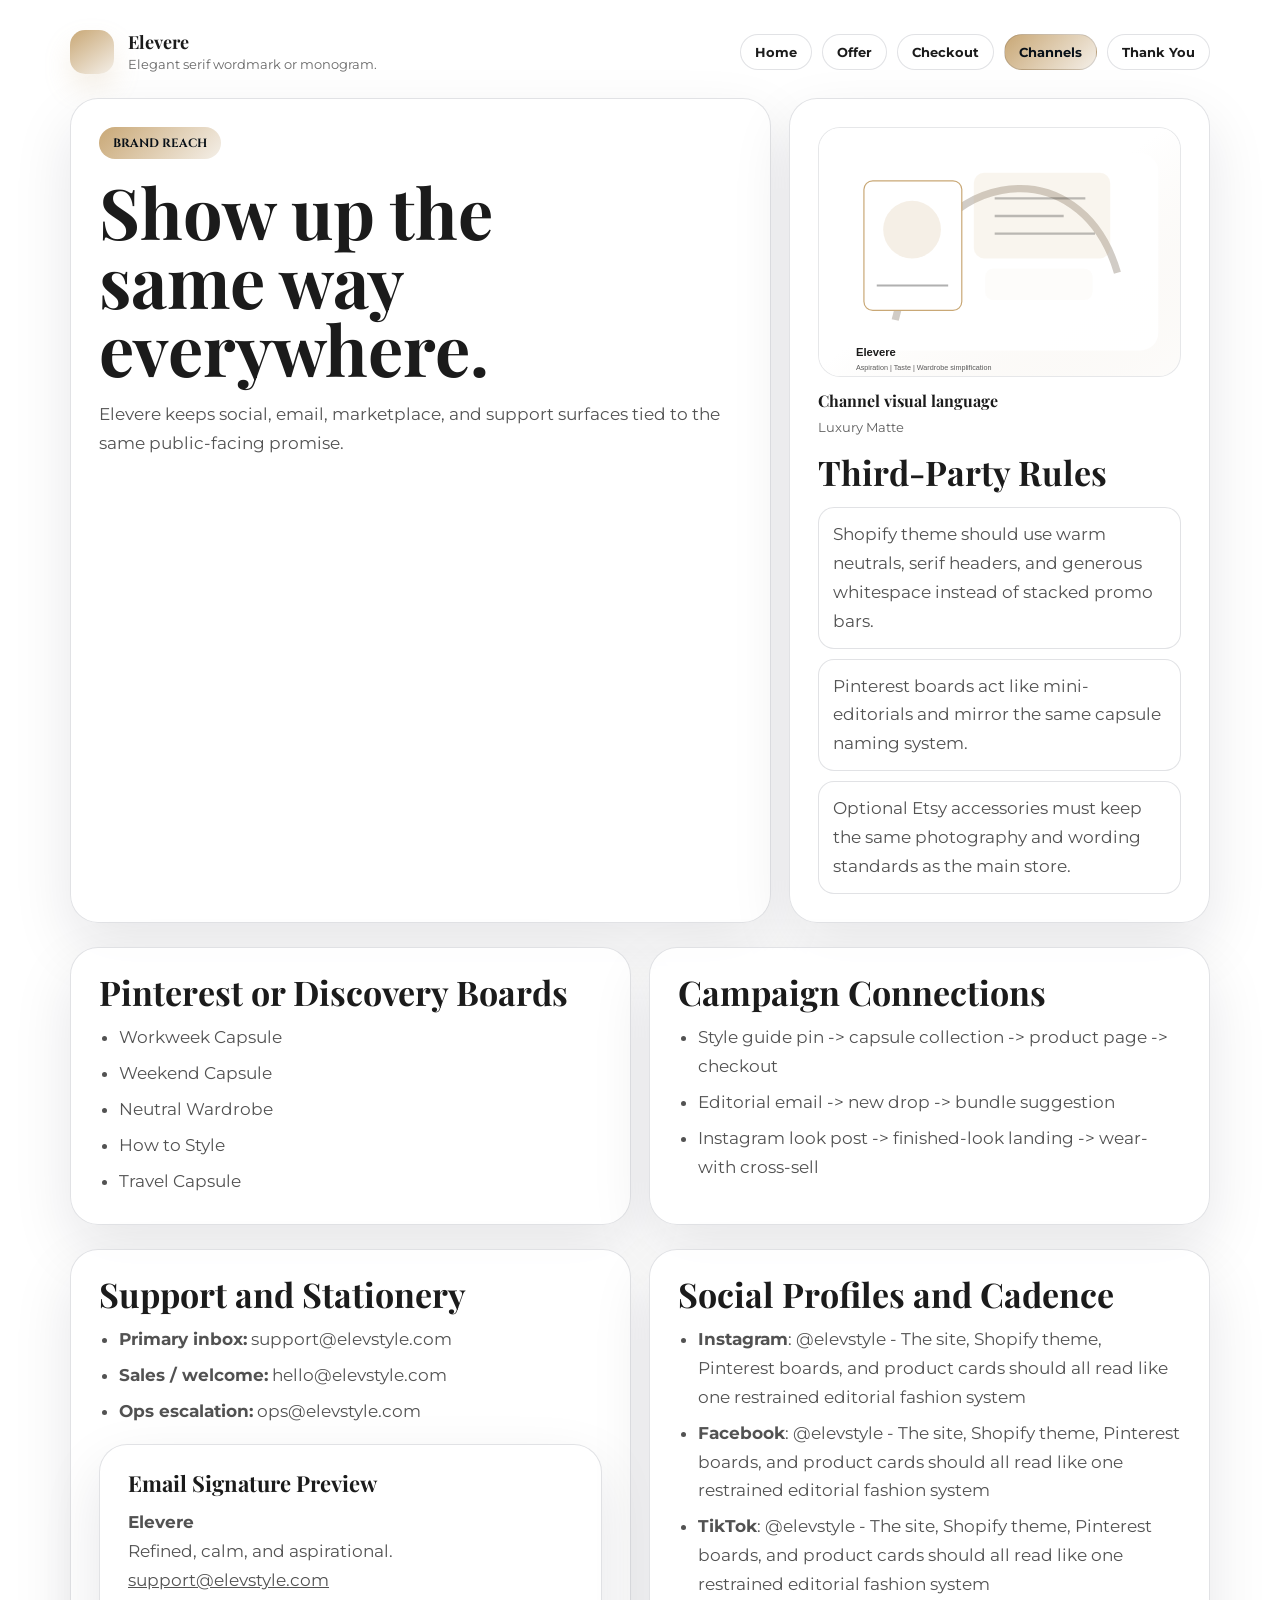
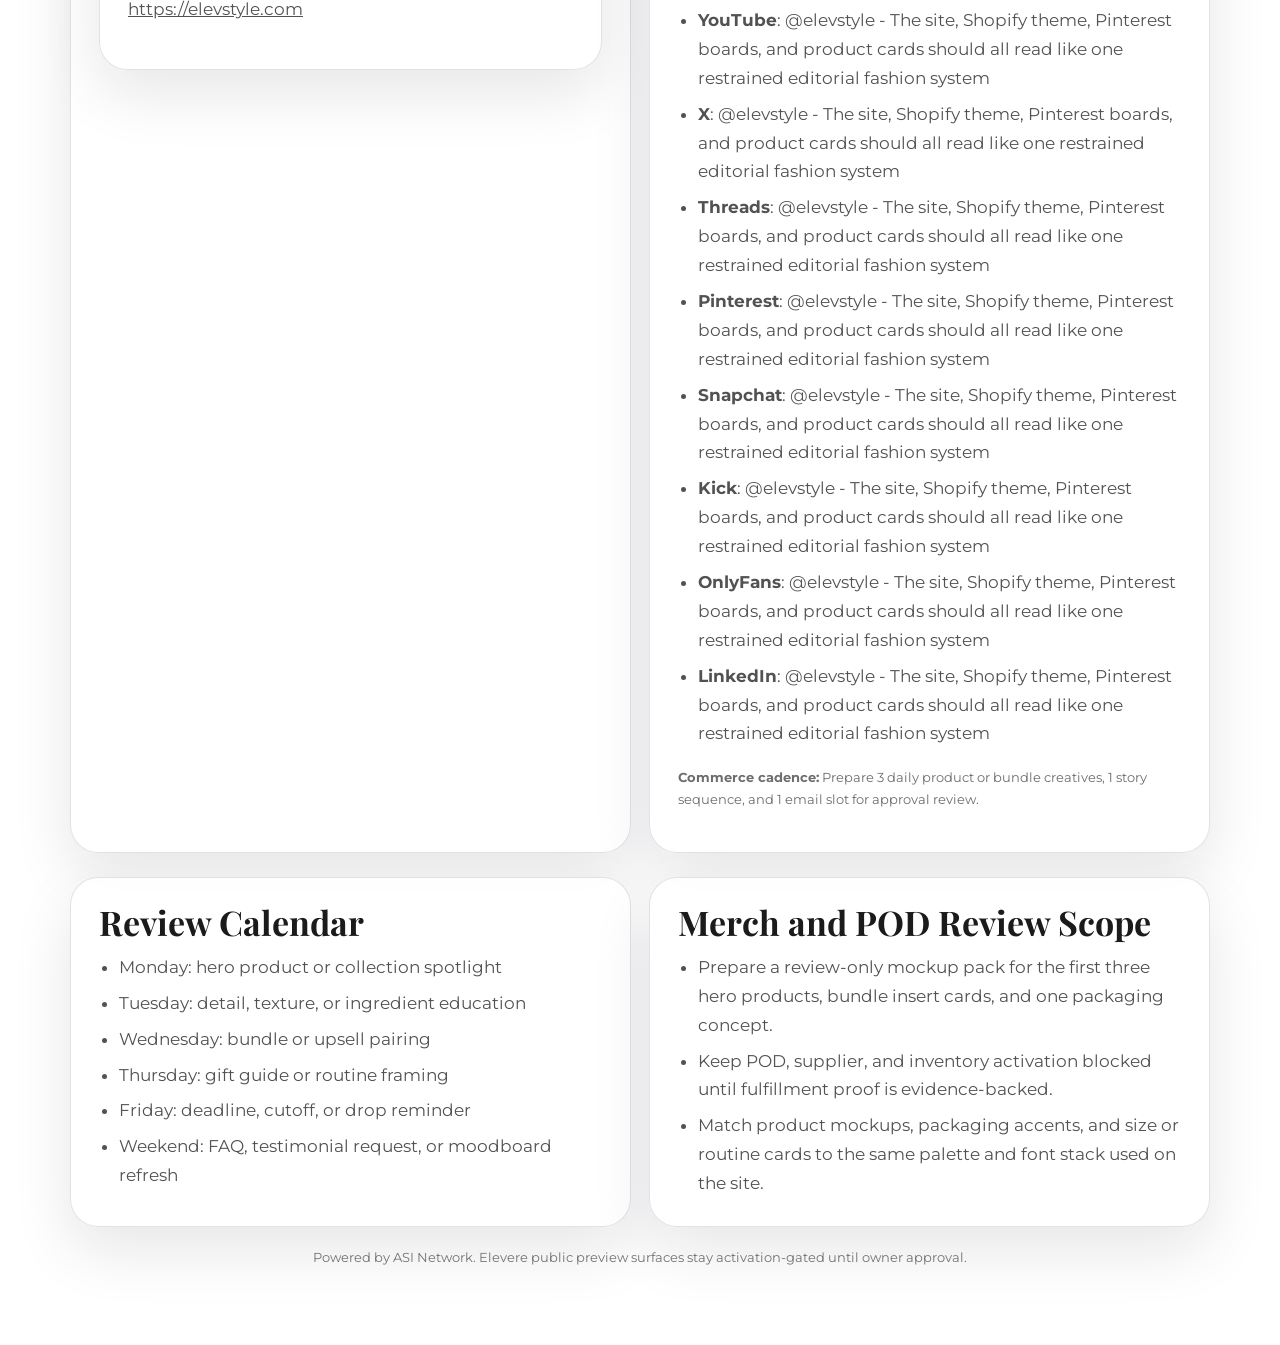
<file: channels.html>
<!doctype html>
<html>
<head>
  <meta charset="utf-8" />
  <meta name="viewport" content="width=device-width, initial-scale=1" />
  <title>Elevere | Channels</title>
  <link rel="preconnect" href="https://fonts.googleapis.com" /><link rel="preconnect" href="https://fonts.gstatic.com" crossorigin /><link href="https://fonts.googleapis.com/css2?family=Playfair+Display:wght@400;500;600;700;800&family=Montserrat:wght@400;500;600;700;800&family=Cinzel:wght@400;500;600;700;800&display=swap" rel="stylesheet" />
  <link rel="stylesheet" href="./styles.css" />
</head>
<body class="mode-luxury">
  <main class="page">
    <header class="header">
      <a class="brand" href="./index.html">
        <span class="brand-mark"></span>
        <span class="brand-copy">
          <strong>Elevere</strong>
          <span>Elegant serif wordmark or monogram.</span>
        </span>
      </a>
      <nav class="nav">
        <a class='button ghost' href='index.html'>Home</a>
        <a class='button ghost' href='offer.html'>Offer</a>
        <a class='button ghost' href='checkout.html'>Checkout</a>
        <a class='button primary' href='channels.html'>Channels</a>
        <a class='button ghost' href='thank-you.html'>Thank You</a>
      </nav>
    </header>

    <section class="hero">
      <article class="hero-card">
        <div class="eyebrow">Brand Reach</div>
        <h1>Show up the same way everywhere.</h1>
        <p>Elevere keeps social, email, marketplace, and support surfaces tied to the same public-facing promise.</p>
      </article>
      <aside class="visual-side">

      <figure class="visual-board visual-luxury">
        <img class="visual-img" src="[data-uri]" alt="Elevere channels visual system" loading="eager" />
        <figcaption>
          <strong>Channel visual language</strong>
          <span>Luxury Matte</span>
        </figcaption>
      </figure>

        <h2>Third-Party Rules</h2>
        <ul class="proof-points"><li>Shopify theme should use warm neutrals, serif headers, and generous whitespace instead of stacked promo bars.</li><li>Pinterest boards act like mini-editorials and mirror the same capsule naming system.</li><li>Optional Etsy accessories must keep the same photography and wording standards as the main store.</li></ul>
      </aside>
    </section>
    <section class="grid-two" style="margin-top:24px;">
      <section class="panel">
        <h2>Pinterest or Discovery Boards</h2>
        <ul><li>Workweek Capsule</li><li>Weekend Capsule</li><li>Neutral Wardrobe</li><li>How to Style</li><li>Travel Capsule</li></ul>
      </section>
      <section class="panel">
        <h2>Campaign Connections</h2>
        <ul><li>Style guide pin -&gt; capsule collection -&gt; product page -&gt; checkout</li><li>Editorial email -&gt; new drop -&gt; bundle suggestion</li><li>Instagram look post -&gt; finished-look landing -&gt; wear-with cross-sell</li></ul>
      </section>
    </section>
    <section class="grid-two" style="margin-top:24px;">
      <section class="panel">
        <h2>Support and Stationery</h2>
        <ul>
          <li><strong>Primary inbox:</strong> support@elevstyle.com</li>
          <li><strong>Sales / welcome:</strong> hello@elevstyle.com</li>
          <li><strong>Ops escalation:</strong> ops@elevstyle.com</li>
        </ul>
        <div class="offer-card" style="margin-top:18px;">
          <h3>Email Signature Preview</h3>
          <p style="margin-top:14px;"><strong>Elevere</strong><br />Refined, calm, and aspirational.<br /><a href="mailto:support@elevstyle.com">support@elevstyle.com</a><br /><a href="https://elevstyle.com">https://elevstyle.com</a></p>
        </div>
      </section>
      <section class="panel">
        <h2>Social Profiles and Cadence</h2>
        <ul><li><strong>Instagram</strong>: @elevstyle - The site, Shopify theme, Pinterest boards, and product cards should all read like one restrained editorial fashion system</li><li><strong>Facebook</strong>: @elevstyle - The site, Shopify theme, Pinterest boards, and product cards should all read like one restrained editorial fashion system</li><li><strong>TikTok</strong>: @elevstyle - The site, Shopify theme, Pinterest boards, and product cards should all read like one restrained editorial fashion system</li><li><strong>YouTube</strong>: @elevstyle - The site, Shopify theme, Pinterest boards, and product cards should all read like one restrained editorial fashion system</li><li><strong>X</strong>: @elevstyle - The site, Shopify theme, Pinterest boards, and product cards should all read like one restrained editorial fashion system</li><li><strong>Threads</strong>: @elevstyle - The site, Shopify theme, Pinterest boards, and product cards should all read like one restrained editorial fashion system</li><li><strong>Pinterest</strong>: @elevstyle - The site, Shopify theme, Pinterest boards, and product cards should all read like one restrained editorial fashion system</li><li><strong>Snapchat</strong>: @elevstyle - The site, Shopify theme, Pinterest boards, and product cards should all read like one restrained editorial fashion system</li><li><strong>Kick</strong>: @elevstyle - The site, Shopify theme, Pinterest boards, and product cards should all read like one restrained editorial fashion system</li><li><strong>OnlyFans</strong>: @elevstyle - The site, Shopify theme, Pinterest boards, and product cards should all read like one restrained editorial fashion system</li><li><strong>LinkedIn</strong>: @elevstyle - The site, Shopify theme, Pinterest boards, and product cards should all read like one restrained editorial fashion system</li></ul>
        <p class="micro" style="margin-top:18px;"><strong>Commerce cadence:</strong> Prepare 3 daily product or bundle creatives, 1 story sequence, and 1 email slot for approval review.</p>
      </section>
    </section>
    <section class="grid-two" style="margin-top:24px;">
      <section class="panel">
        <h2>Review Calendar</h2>
        <ul><li>Monday: hero product or collection spotlight</li><li>Tuesday: detail, texture, or ingredient education</li><li>Wednesday: bundle or upsell pairing</li><li>Thursday: gift guide or routine framing</li><li>Friday: deadline, cutoff, or drop reminder</li><li>Weekend: FAQ, testimonial request, or moodboard refresh</li></ul>
      </section>
      <section class="panel">
        <h2>Merch and POD Review Scope</h2>
        <ul><li>Prepare a review-only mockup pack for the first three hero products, bundle insert cards, and one packaging concept.</li><li>Keep POD, supplier, and inventory activation blocked until fulfillment proof is evidence-backed.</li><li>Match product mockups, packaging accents, and size or routine cards to the same palette and font stack used on the site.</li></ul>
      </section>
    </section>

    <div class="footer-note">Powered by ASI Network. Elevere public preview surfaces stay activation-gated until owner approval.</div>
  </main>
</body>
</html>
</file>
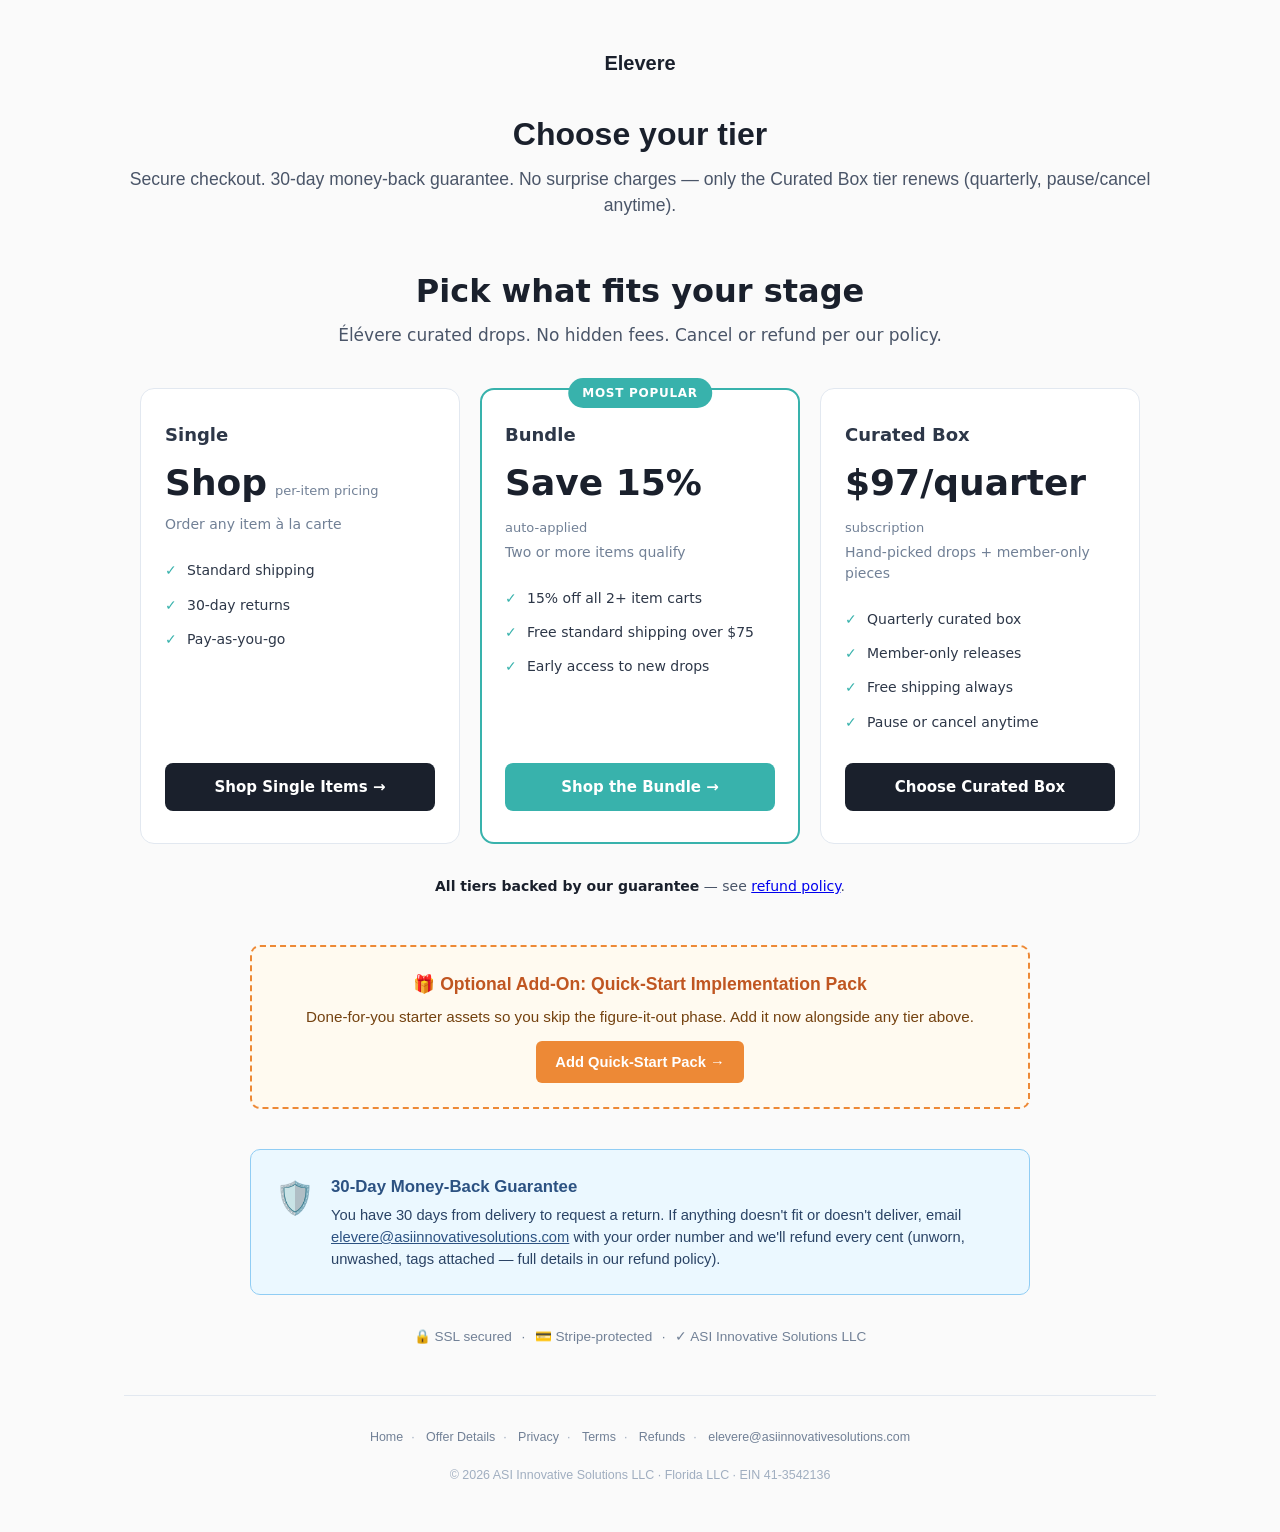
<file: checkout.html>
<!DOCTYPE html>
<html lang="en">
<head>
<meta charset="utf-8">
<meta name="viewport" content="width=device-width, initial-scale=1">
<title>Elevere — Checkout</title>
<meta name="description" content="Choose your Elevere tier and check out securely via Stripe Payment Link.">
<style>
*,*::before,*::after{box-sizing:border-box;margin:0;padding:0}
body{font-family:-apple-system,BlinkMacSystemFont,'Segoe UI',Roboto,sans-serif;background:#fafafa;color:#1a202c;line-height:1.5}
.wrap{max-width:1080px;margin:0 auto;padding:3rem 1.5rem}
.brand{font-size:1.25rem;font-weight:700;margin-bottom:2rem;text-align:center}
.brand a{color:inherit;text-decoration:none}
h1.head{font-size:2rem;text-align:center;margin-bottom:0.5rem}
.subtitle{text-align:center;color:#4a5568;margin-bottom:2rem;font-size:1.1rem}
.guarantee{background:#ebf8ff;border:1px solid #90cdf4;border-radius:10px;padding:1.5rem;max-width:780px;margin:2rem auto;display:flex;gap:1rem;align-items:flex-start}
.guarantee .badge{font-size:2rem;flex-shrink:0}
.guarantee h4{color:#2c5282;margin-bottom:0.3rem;font-size:1.05rem;font-family:-apple-system,sans-serif;}
.guarantee p{color:#2a4365;font-size:0.92rem}
.trust{text-align:center;margin:2rem 0;color:#718096;font-size:0.85rem}
.trust span{margin:0 0.6rem}
.checkout-footer{text-align:center;color:#a0aec0;font-size:0.78rem;margin-top:3rem;padding-top:2rem;border-top:1px solid #e2e8f0}
.checkout-footer a{color:#718096;margin:0 0.5rem;text-decoration:none}
.checkout-footer a:hover{color:#4a5568}
</style>
</head>
<body>
<div class="wrap">
  <div class="brand"><a href="./index.html">Elevere</a></div>
  <h1 class="head">Choose your tier</h1>
  <p class="subtitle">Secure checkout. 30-day money-back guarantee. No surprise charges — only the Curated Box tier renews (quarterly, pause/cancel anytime).</p>

<!--
  Pricing page for Elevere. Generated 2026-05-11.
  Drop this entire block into the pricing section of your storefront / landing page.
  Wire each [data-tier] link to the actual Stripe/Shopify/Gumroad checkout URL
  for that tier before going live.
-->

<style>
.asi-pricing {
  font-family: system-ui, -apple-system, "Segoe UI", sans-serif;
  max-width: 1080px; margin: 48px auto; padding: 0 16px;
  color: #1a202c;
}
.asi-pricing-header { text-align: center; margin-bottom: 40px; }
.asi-pricing-header h2 { font-size: 32px; margin: 0 0 8px; }
.asi-pricing-header p { color: #4a5568; font-size: 17px; margin: 0; }
.asi-pricing-grid {
  display: grid; gap: 20px;
  grid-template-columns: repeat(auto-fit, minmax(280px, 1fr));
  align-items: stretch;
}
.asi-tier {
  background: #fff; border: 1px solid #e2e8f0; border-radius: 14px;
  padding: 32px 24px; display: flex; flex-direction: column;
  position: relative; transition: transform 0.18s ease, box-shadow 0.18s ease;
}
.asi-tier:hover { transform: translateY(-3px); box-shadow: 0 8px 24px rgba(0,0,0,0.06); }
.asi-tier.is-popular {
  border-color: #38b2ac; border-width: 2px; padding: 31px 23px;
}
.asi-tier-badge {
  position: absolute; top: -12px; left: 50%; transform: translateX(-50%);
  background: #38b2ac; color: #fff; font-size: 12px; font-weight: 600;
  letter-spacing: 0.06em; text-transform: uppercase; padding: 6px 14px;
  border-radius: 999px;
}
.asi-tier-name { font-size: 18px; margin: 0 0 8px; color: #2d3748; }
.asi-tier-price {
  font-size: 36px; font-weight: 700; margin-bottom: 4px;
  display: flex; align-items: baseline; flex-wrap: wrap; gap: 8px;
}
.asi-tier-cadence { font-size: 13px; color: #718096; font-weight: 400; }
.asi-tier-subtitle { color: #718096; font-size: 14px; margin: 0 0 18px; }
.asi-tier-features { list-style: none; padding: 0; margin: 0 0 24px; flex: 1; }
.asi-tier-features li {
  padding: 7px 0 7px 22px; position: relative; font-size: 14px;
  color: #2d3748; line-height: 1.45;
}
.asi-tier-features li::before {
  content: "✓"; position: absolute; left: 0; color: #38b2ac; font-weight: 700;
}
.asi-tier-cta {
  display: block; text-align: center; background: #1a202c; color: #fff;
  padding: 13px 20px; border-radius: 8px; text-decoration: none;
  font-weight: 600; font-size: 15px;
}
.asi-tier.is-popular .asi-tier-cta { background: #38b2ac; }
.asi-tier-cta:hover { opacity: 0.92; }
.asi-guarantee-callout {
  text-align: center; margin-top: 32px; font-size: 14px; color: #4a5568;
}
.asi-guarantee-callout strong { color: #1a202c; }
</style>

<section class="asi-pricing" aria-label="Pricing tiers for Elevere">
  <div class="asi-pricing-header">
    <h2>Pick what fits your stage</h2>
    <p>Élévere curated drops. No hidden fees. Cancel or refund per our policy.</p>
  </div>
  <div class="asi-pricing-grid">
    <div class="asi-tier">
      
      <h3 class="asi-tier-name">Single</h3>
      <div class="asi-tier-price">Shop<span class="asi-tier-cadence">per-item pricing</span></div>
      <p class="asi-tier-subtitle">Order any item à la carte</p>
      <ul class="asi-tier-features"><li>Standard shipping</li><li>30-day returns</li><li>Pay-as-you-go</li></ul>
      <a href="https://xfv8b0-1p.myshopify.com/products" class="asi-tier-cta" data-tier="single">Shop Single Items →</a>
    </div>

    <div class="asi-tier is-popular">
      <div class="asi-tier-badge">Most Popular</div>
      <h3 class="asi-tier-name">Bundle</h3>
      <div class="asi-tier-price">Save 15%<span class="asi-tier-cadence">auto-applied</span></div>
      <p class="asi-tier-subtitle">Two or more items qualify</p>
      <ul class="asi-tier-features"><li>15% off all 2+ item carts</li><li>Free standard shipping over $75</li><li>Early access to new drops</li></ul>
      <a href="https://xfv8b0-1p.myshopify.com/products?utm_source=checkout&amp;utm_medium=tier&amp;utm_campaign=bundle15" class="asi-tier-cta" data-tier="bundle">Shop the Bundle →</a>
    </div>

    <div class="asi-tier">
      
      <h3 class="asi-tier-name">Curated Box</h3>
      <div class="asi-tier-price">$97/quarter<span class="asi-tier-cadence">subscription</span></div>
      <p class="asi-tier-subtitle">Hand-picked drops + member-only pieces</p>
      <ul class="asi-tier-features"><li>Quarterly curated box</li><li>Member-only releases</li><li>Free shipping always</li><li>Pause or cancel anytime</li></ul>
      <a href="https://buy.stripe.com/7sYaEYd3damSc5Ogns2881L" class="asi-tier-cta" data-tier="curated box">Choose Curated Box</a>
    </div>
  </div>
  <p class="asi-guarantee-callout">
    <strong>All tiers backed by our guarantee</strong> — see <a href="./legal/return_refund_policy.html">refund policy</a>.
  </p>
</section>


  <div style="background:#fffaf0;border:2px dashed #ed8936;border-radius:10px;padding:1.5rem;margin:2.5rem auto;max-width:780px;text-align:center;">
    <h4 style="color:#c05621;font-size:1.1rem;margin-bottom:0.5rem;font-family:-apple-system,sans-serif;">🎁 Optional Add-On: Quick-Start Implementation Pack</h4>
    <p style="color:#744210;font-size:0.95rem;margin-bottom:0.8rem;font-family:-apple-system,sans-serif;">Done-for-you starter assets so you skip the figure-it-out phase. Add it now alongside any tier above.</p>
    <a href="https://buy.stripe.com/6oUbJ24wH2Uqb1Kc7c2881M" target="_blank" rel="noopener" style="display:inline-block;padding:0.6rem 1.2rem;background:#ed8936;color:#fff;text-decoration:none;border-radius:6px;font-weight:600;font-size:0.92rem;">Add Quick-Start Pack →</a>
  </div>

  <div class="guarantee">
    <div class="badge">🛡️</div>
    <div>
      <h4>30-Day Money-Back Guarantee</h4>
      <p>You have 30 days from delivery to request a return. If anything doesn't fit or doesn't deliver, email <a href="mailto:elevere@asiinnovativesolutions.com" style="color:#2c5282;text-decoration:underline;">elevere@asiinnovativesolutions.com</a> with your order number and we'll refund every cent (unworn, unwashed, tags attached — full details in our refund policy).</p>
    </div>
  </div>

  <div class="trust">
    <span>🔒 SSL secured</span>·<span>💳 Stripe-protected</span>·<span>✓ ASI Innovative Solutions LLC</span>
  </div>

  <div class="checkout-footer">
    <a href="./index.html">Home</a>·
    <a href="./offer.html">Offer Details</a>·
    <a href="./legal/privacy_policy.html">Privacy</a>·
    <a href="./legal/terms_of_service.html">Terms</a>·
    <a href="./legal/return_refund_policy.html">Refunds</a>·
    <a href="mailto:elevere@asiinnovativesolutions.com">elevere@asiinnovativesolutions.com</a>
    <br><br>
    © 2026 ASI Innovative Solutions LLC · Florida LLC · EIN 41-3542136
  </div>
</div>
</body>
</html>
</file>
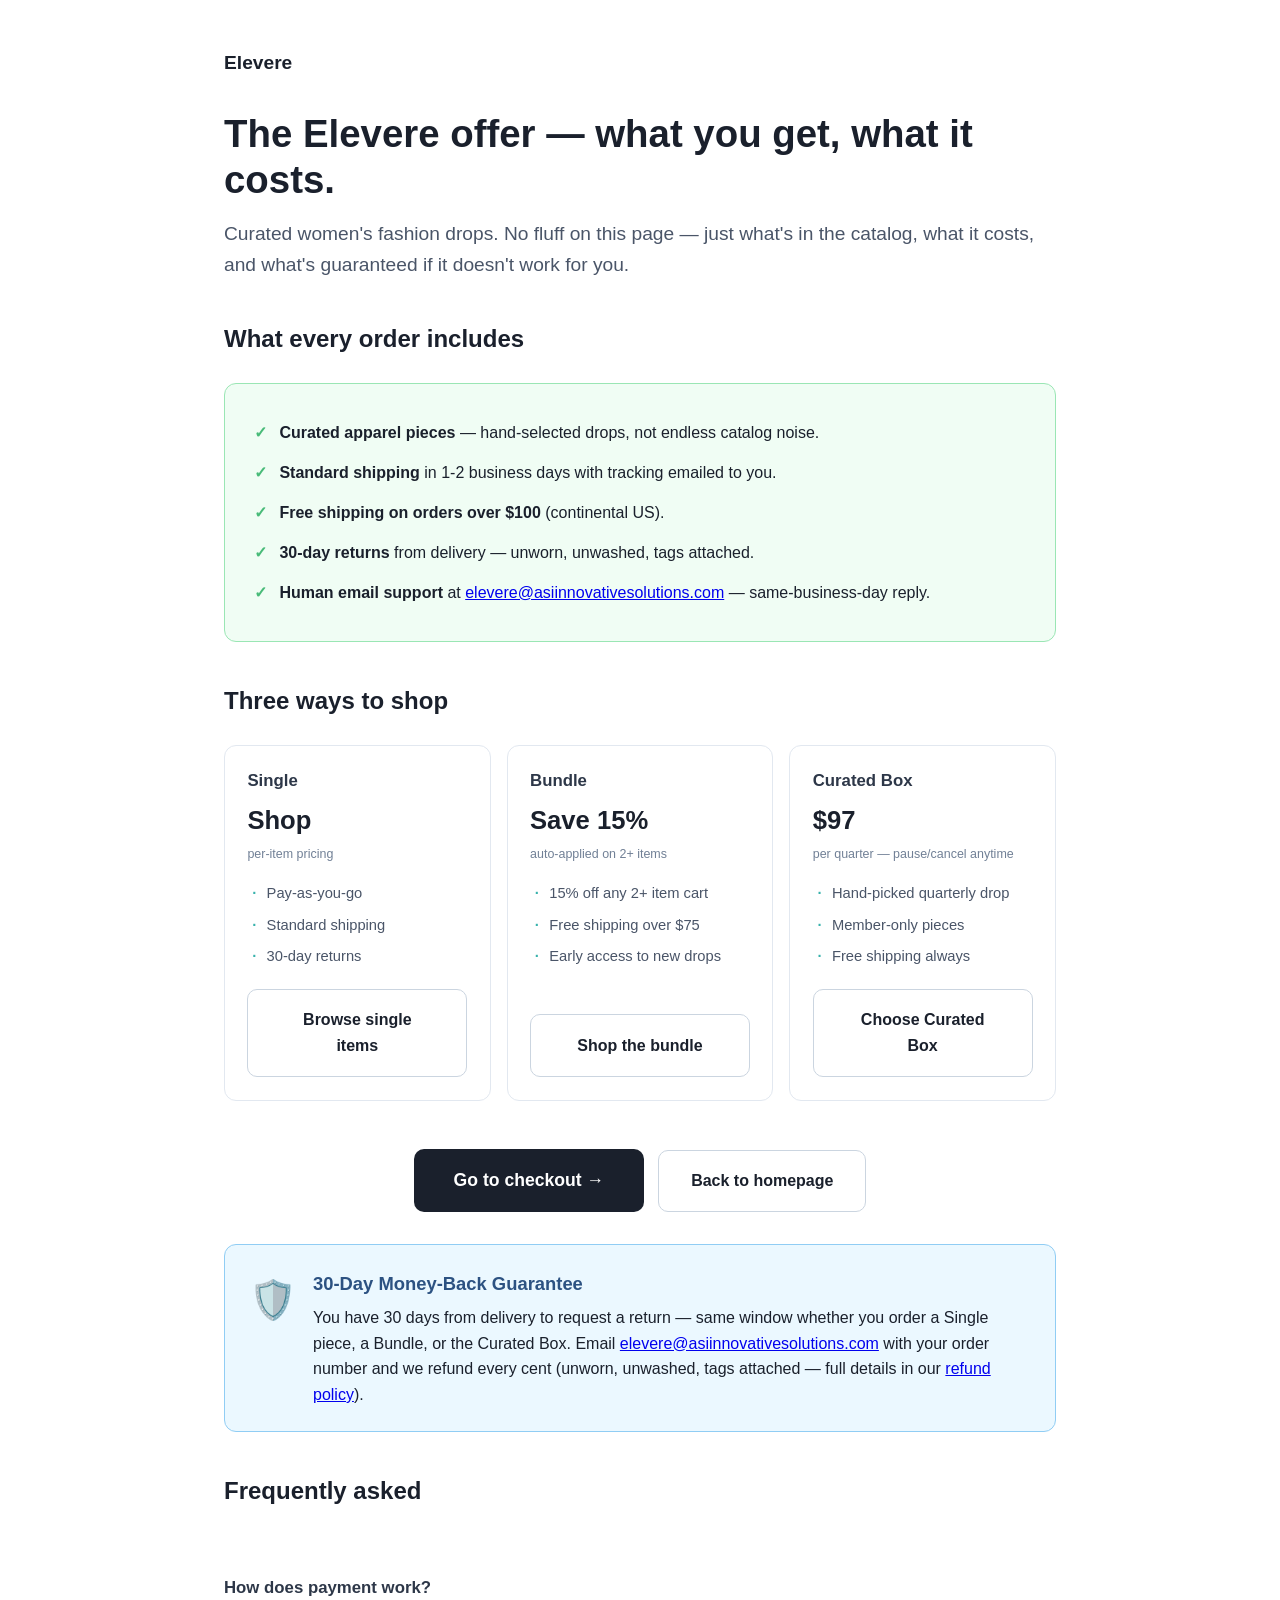
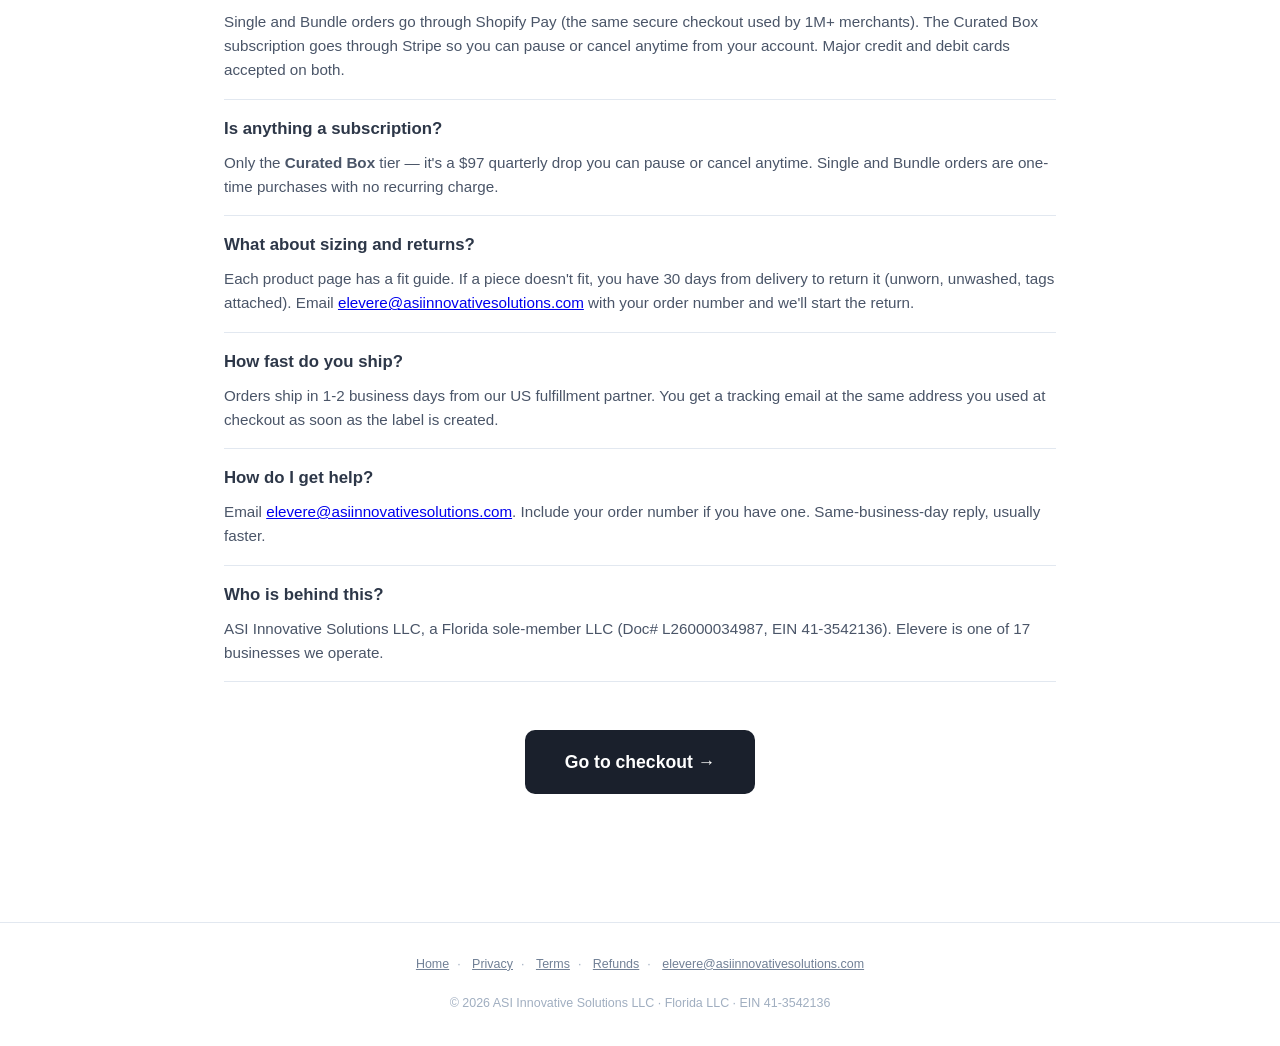
<file: offer.html>
<!DOCTYPE html>
<html lang="en">
<head>
<meta charset="utf-8">
<meta name="viewport" content="width=device-width, initial-scale=1">
<title>Elevere — The Offer</title>
<meta name="description" content="What Elevere ships, what it costs, what's guaranteed. Curated women's fashion drops with a 30-day return window.">
<style>
*,*::before,*::after{box-sizing:border-box;margin:0;padding:0}
body{font-family:-apple-system,BlinkMacSystemFont,'Segoe UI',Roboto,sans-serif;background:#fff;color:#1a202c;line-height:1.6}
.wrap{max-width:880px;margin:0 auto;padding:3rem 1.5rem}
.brand{font-size:1.2rem;font-weight:700;margin-bottom:2rem}
.brand a{text-decoration:none;color:inherit}
h1{font-size:2.4rem;margin-bottom:1rem;line-height:1.2}
.lede{font-size:1.2rem;color:#4a5568;margin-bottom:2.5rem}
h2{font-size:1.5rem;margin:2.5rem 0 1rem}
h3{font-size:1.15rem;margin:1.5rem 0 0.5rem;color:#2d3748}
.included{background:#f0fdf4;border:1px solid #9ae6b4;border-radius:12px;padding:1.8rem;margin:1.5rem 0}
.included ul{list-style:none;padding-left:0}
.included li{padding:0.45rem 0;padding-left:1.6rem;position:relative}
.included li::before{content:'✓';position:absolute;left:0;color:#48bb78;font-weight:700}
.tiers{display:grid;gap:16px;grid-template-columns:repeat(auto-fit,minmax(240px,1fr));margin:1.5rem 0}
.tier{background:#fff;border:1px solid #e2e8f0;border-radius:12px;padding:1.4rem;display:flex;flex-direction:column}
.tier h3{margin:0 0 0.35rem;color:#2d3748;font-size:1.05rem}
.tier .price{font-size:1.6rem;font-weight:700;color:#1a202c;margin-bottom:0.25rem}
.tier .cad{font-size:0.78rem;color:#718096;margin-bottom:0.8rem}
.tier ul{list-style:none;padding:0;margin:0 0 1rem;font-size:0.92rem;color:#4a5568;flex:1}
.tier ul li{padding:0.25rem 0 0.25rem 1.2rem;position:relative}
.tier ul li::before{content:'·';position:absolute;left:0.3rem;color:#38b2ac;font-weight:700}
.guarantee-box{background:#ebf8ff;border:1px solid #90cdf4;border-radius:12px;padding:1.5rem;margin:1.5rem 0;display:flex;gap:1rem;align-items:flex-start}
.guarantee-box .badge{font-size:2.4rem;flex-shrink:0}
.guarantee-box h3{margin:0 0 0.4rem;color:#2c5282}
.cta-block{text-align:center;margin:3rem 0 2rem}
.cta{display:inline-block;padding:1.1rem 2.5rem;background:#1a202c;color:#fff;border-radius:10px;font-weight:700;text-decoration:none;font-size:1.1rem;transition:all 0.2s}
.cta:hover{background:#2d3748;transform:translateY(-2px);box-shadow:0 8px 20px rgba(0,0,0,0.15)}
.cta-secondary{display:inline-block;padding:1.1rem 2rem;background:transparent;color:#1a202c;border:1px solid #cbd5e0;border-radius:10px;font-weight:600;text-decoration:none;font-size:1rem;margin-left:0.6rem}
.faq{margin:3rem 0}
.faq-item{border-bottom:1px solid #e2e8f0;padding:1rem 0}
.faq-item h4{font-size:1.05rem;color:#2d3748;margin-bottom:0.5rem}
.faq-item p{color:#4a5568;font-size:0.95rem}
footer{text-align:center;color:#a0aec0;font-size:0.78rem;padding:2rem;border-top:1px solid #e2e8f0;margin-top:3rem}
footer a{color:#718096;margin:0 0.5rem}
</style>
</head>
<body>
<div class="wrap">
  <div class="brand"><a href="./index.html">Elevere</a></div>

  <h1>The Elevere offer — what you get, what it costs.</h1>
  <p class="lede">Curated women's fashion drops. No fluff on this page — just what's in the catalog, what it costs, and what's guaranteed if it doesn't work for you.</p>

  <h2>What every order includes</h2>
  <div class="included">
    <ul>
      <li><strong>Curated apparel pieces</strong> — hand-selected drops, not endless catalog noise.</li>
      <li><strong>Standard shipping</strong> in 1-2 business days with tracking emailed to you.</li>
      <li><strong>Free shipping on orders over $100</strong> (continental US).</li>
      <li><strong>30-day returns</strong> from delivery — unworn, unwashed, tags attached.</li>
      <li><strong>Human email support</strong> at <a href="mailto:elevere@asiinnovativesolutions.com">elevere@asiinnovativesolutions.com</a> — same-business-day reply.</li>
    </ul>
  </div>

  <h2>Three ways to shop</h2>
  <div class="tiers">
    <div class="tier">
      <h3>Single</h3>
      <div class="price">Shop</div>
      <div class="cad">per-item pricing</div>
      <ul><li>Pay-as-you-go</li><li>Standard shipping</li><li>30-day returns</li></ul>
      <a href="https://xfv8b0-1p.myshopify.com/products" class="cta-secondary" style="text-align:center;margin:0;">Browse single items</a>
    </div>
    <div class="tier">
      <h3>Bundle</h3>
      <div class="price">Save 15%</div>
      <div class="cad">auto-applied on 2+ items</div>
      <ul><li>15% off any 2+ item cart</li><li>Free shipping over $75</li><li>Early access to new drops</li></ul>
      <a href="https://xfv8b0-1p.myshopify.com/products" class="cta-secondary" style="text-align:center;margin:0;">Shop the bundle</a>
    </div>
    <div class="tier">
      <h3>Curated Box</h3>
      <div class="price">$97</div>
      <div class="cad">per quarter — pause/cancel anytime</div>
      <ul><li>Hand-picked quarterly drop</li><li>Member-only pieces</li><li>Free shipping always</li></ul>
      <a href="https://buy.stripe.com/7sYaEYd3damSc5Ogns2881L" class="cta-secondary" style="text-align:center;margin:0;">Choose Curated Box</a>
    </div>
  </div>

  <div class="cta-block">
    <a class="cta" href="./checkout.html">Go to checkout →</a>
    <a class="cta-secondary" href="./index.html">Back to homepage</a>
  </div>

  <div class="guarantee-box">
    <div class="badge">🛡️</div>
    <div>
      <h3>30-Day Money-Back Guarantee</h3>
      <p>You have 30 days from delivery to request a return — same window whether you order a Single piece, a Bundle, or the Curated Box. Email <a href="mailto:elevere@asiinnovativesolutions.com">elevere@asiinnovativesolutions.com</a> with your order number and we refund every cent (unworn, unwashed, tags attached — full details in our <a href="./legal/return_refund_policy.html">refund policy</a>).</p>
    </div>
  </div>

  <h2>Frequently asked</h2>
  <div class="faq">
    <div class="faq-item">
      <h4>How does payment work?</h4>
      <p>Single and Bundle orders go through Shopify Pay (the same secure checkout used by 1M+ merchants). The Curated Box subscription goes through Stripe so you can pause or cancel anytime from your account. Major credit and debit cards accepted on both.</p>
    </div>
    <div class="faq-item">
      <h4>Is anything a subscription?</h4>
      <p>Only the <strong>Curated Box</strong> tier — it's a $97 quarterly drop you can pause or cancel anytime. Single and Bundle orders are one-time purchases with no recurring charge.</p>
    </div>
    <div class="faq-item">
      <h4>What about sizing and returns?</h4>
      <p>Each product page has a fit guide. If a piece doesn't fit, you have 30 days from delivery to return it (unworn, unwashed, tags attached). Email <a href="mailto:elevere@asiinnovativesolutions.com">elevere@asiinnovativesolutions.com</a> with your order number and we'll start the return.</p>
    </div>
    <div class="faq-item">
      <h4>How fast do you ship?</h4>
      <p>Orders ship in 1-2 business days from our US fulfillment partner. You get a tracking email at the same address you used at checkout as soon as the label is created.</p>
    </div>
    <div class="faq-item">
      <h4>How do I get help?</h4>
      <p>Email <a href="mailto:elevere@asiinnovativesolutions.com">elevere@asiinnovativesolutions.com</a>. Include your order number if you have one. Same-business-day reply, usually faster.</p>
    </div>
    <div class="faq-item">
      <h4>Who is behind this?</h4>
      <p>ASI Innovative Solutions LLC, a Florida sole-member LLC (Doc# L26000034987, EIN 41-3542136). Elevere is one of 17 businesses we operate.</p>
    </div>
  </div>

  <div class="cta-block">
    <a class="cta" href="./checkout.html">Go to checkout →</a>
  </div>
</div>
<footer>
  <a href="./index.html">Home</a>·
  <a href="./legal/privacy_policy.html">Privacy</a>·
  <a href="./legal/terms_of_service.html">Terms</a>·
  <a href="./legal/return_refund_policy.html">Refunds</a>·
  <a href="mailto:elevere@asiinnovativesolutions.com">elevere@asiinnovativesolutions.com</a>
  <br><br>
  © 2026 ASI Innovative Solutions LLC · Florida LLC · EIN 41-3542136
</footer>
</body>
</html>
</file>
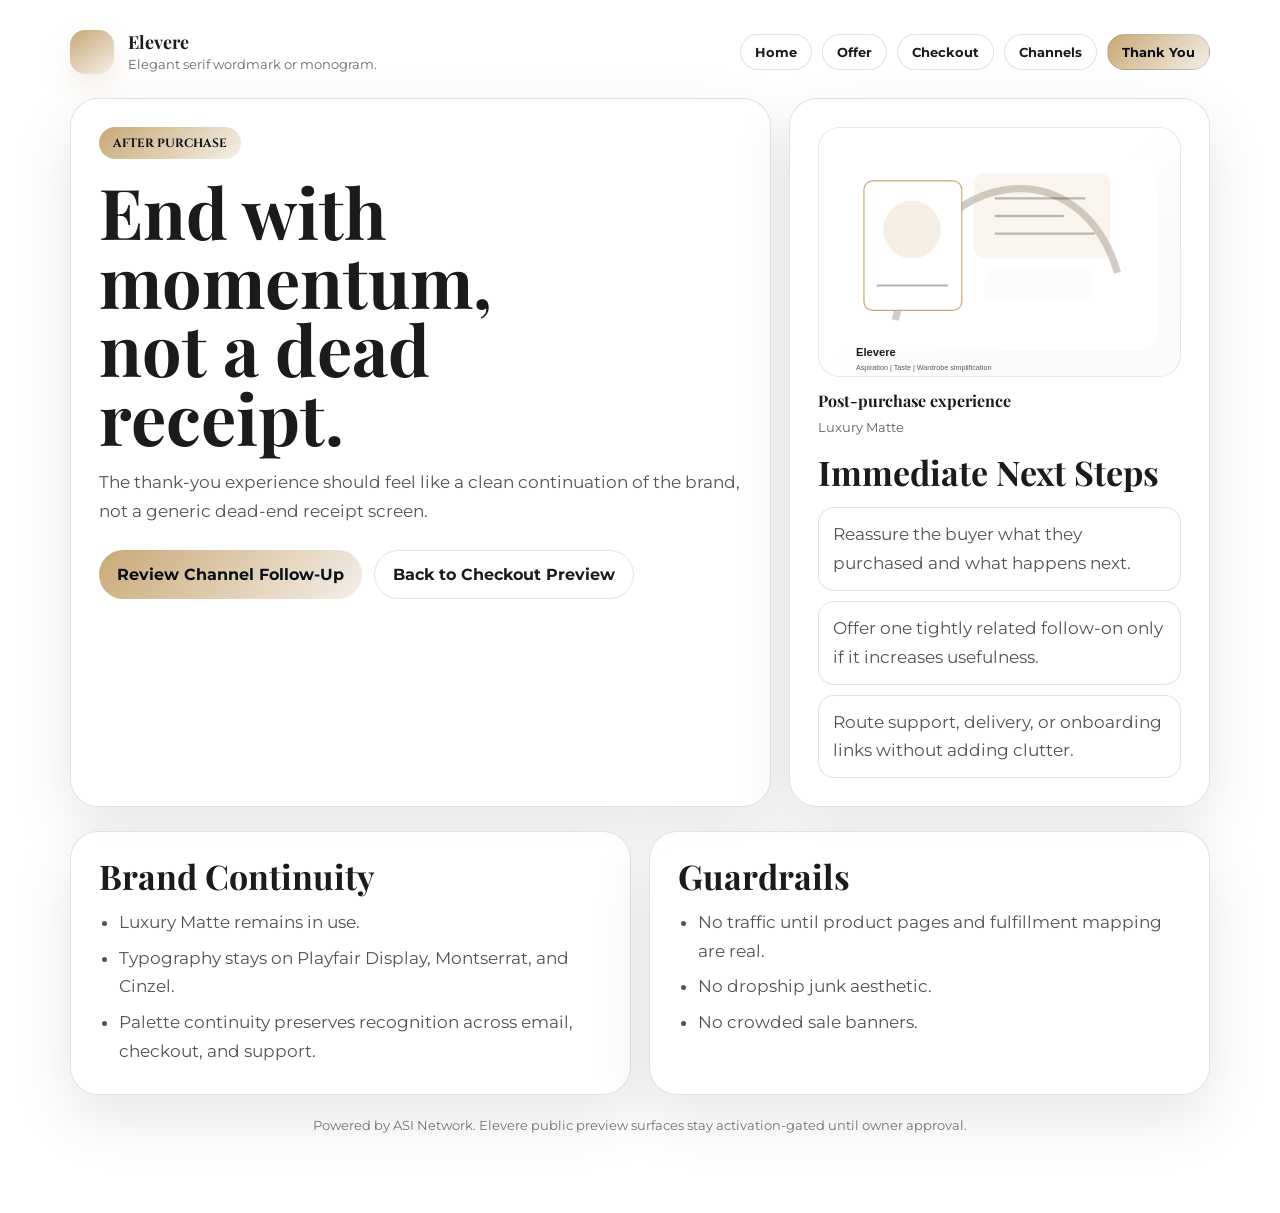
<file: thank-you.html>
<!doctype html>
<html>
<head>
  <meta charset="utf-8" />
  <meta name="viewport" content="width=device-width, initial-scale=1" />
  <title>Elevere | Thank You</title>
  <link rel="preconnect" href="https://fonts.googleapis.com" /><link rel="preconnect" href="https://fonts.gstatic.com" crossorigin /><link href="https://fonts.googleapis.com/css2?family=Playfair+Display:wght@400;500;600;700;800&family=Montserrat:wght@400;500;600;700;800&family=Cinzel:wght@400;500;600;700;800&display=swap" rel="stylesheet" />
  <link rel="stylesheet" href="./styles.css" />
</head>
<body class="mode-luxury">
  <main class="page">
    <header class="header">
      <a class="brand" href="./index.html">
        <span class="brand-mark"></span>
        <span class="brand-copy">
          <strong>Elevere</strong>
          <span>Elegant serif wordmark or monogram.</span>
        </span>
      </a>
      <nav class="nav">
        <a class='button ghost' href='index.html'>Home</a>
        <a class='button ghost' href='offer.html'>Offer</a>
        <a class='button ghost' href='checkout.html'>Checkout</a>
        <a class='button ghost' href='channels.html'>Channels</a>
        <a class='button primary' href='thank-you.html'>Thank You</a>
      </nav>
    </header>

    <section class="hero">
      <article class="hero-card">
        <div class="eyebrow">After Purchase</div>
        <h1>End with momentum, not a dead receipt.</h1>
        <p>The thank-you experience should feel like a clean continuation of the brand, not a generic dead-end receipt screen.</p>
        <div class="actions">
          <a class="button primary" href="./channels.html">Review Channel Follow-Up</a>
          <a class="button ghost" href="./checkout.html">Back to Checkout Preview</a>
        </div>
      </article>
      <aside class="visual-side">

      <figure class="visual-board visual-luxury">
        <img class="visual-img" src="[data-uri]" alt="Elevere thank you visual system" loading="eager" />
        <figcaption>
          <strong>Post-purchase experience</strong>
          <span>Luxury Matte</span>
        </figcaption>
      </figure>

        <h2>Immediate Next Steps</h2>
        <ul class="proof-points">
          <li>Reassure the buyer what they purchased and what happens next.</li>
          <li>Offer one tightly related follow-on only if it increases usefulness.</li>
          <li>Route support, delivery, or onboarding links without adding clutter.</li>
        </ul>
      </aside>
    </section>
    <section class="grid-two" style="margin-top:24px;">
      <section class="panel">
        <h2>Brand Continuity</h2>
        <ul>
          <li>Luxury Matte remains in use.</li>
          <li>Typography stays on Playfair Display, Montserrat, and Cinzel.</li>
          <li>Palette continuity preserves recognition across email, checkout, and support.</li>
        </ul>
      </section>
      <section class="panel">
        <h2>Guardrails</h2>
        <ul><li>No traffic until product pages and fulfillment mapping are real.</li><li>No dropship junk aesthetic.</li><li>No crowded sale banners.</li></ul>
      </section>
    </section>

    <div class="footer-note">Powered by ASI Network. Elevere public preview surfaces stay activation-gated until owner approval.</div>
  </main>
</body>
</html>
</file>
<file: styles.css>
:root {
  --primary: #C9A876;
  --secondary: #F4EFE8;
  --accent: #7A6A58;
  --ink: #1B1B1B;
  --surface: #FFFFFF;
  --line: rgba(15, 23, 42, 0.12);
  --display: 'Playfair Display', 'Avenir Next', 'Segoe UI', sans-serif;
  --body: 'Montserrat', 'Avenir Next', 'Segoe UI', sans-serif;
  --accent-font: 'Cinzel', 'Avenir Next', 'Segoe UI', sans-serif;
}
* { box-sizing: border-box; }
body {
  margin: 0;
  font-family: var(--body);
  color: var(--ink);
  background:
    radial-gradient(circle at 0% 0%, color-mix(in srgb, var(--primary) 14%, white), transparent 30%),
    radial-gradient(circle at 100% 0%, color-mix(in srgb, var(--secondary) 14%, white), transparent 30%),
    linear-gradient(180deg, #fffdf8, #ffffff);
}
body.mode-editorial {
  background:
    linear-gradient(180deg, color-mix(in srgb, var(--accent) 12%, white), transparent 26%),
    repeating-linear-gradient(90deg, rgba(15,23,42,.035) 0, rgba(15,23,42,.035) 1px, transparent 1px, transparent 92px),
    linear-gradient(180deg, #fffdf8, #ffffff);
}
body.mode-luxury {
  background:
    linear-gradient(180deg, color-mix(in srgb, var(--surface) 94%, white), #ffffff 70%),
    linear-gradient(90deg, color-mix(in srgb, var(--primary) 8%, white), transparent);
}
body.mode-motion {
  background:
    linear-gradient(135deg, color-mix(in srgb, var(--primary) 12%, white) 0 24%, transparent 24% 100%),
    linear-gradient(180deg, #fffdf8, #ffffff);
}
body.mode-human {
  background:
    linear-gradient(180deg, color-mix(in srgb, var(--accent) 10%, white), transparent 28%),
    linear-gradient(180deg, #fffdf8, #ffffff);
}
body.mode-urgent {
  background:
    linear-gradient(180deg, color-mix(in srgb, var(--primary) 9%, white), transparent 28%),
    linear-gradient(180deg, #f9fbff, #ffffff);
}
a { color: inherit; }
.page { max-width: 1180px; margin: 0 auto; padding: 24px 20px 80px; }
.header { display: flex; flex-wrap: wrap; align-items: center; justify-content: space-between; gap: 12px; padding: 6px 0 24px; }
.brand { display: flex; align-items: center; gap: 14px; text-decoration: none; }
.brand-mark { width: 44px; height: 44px; border-radius: 15px; background: linear-gradient(145deg, var(--primary), var(--secondary)); box-shadow: 0 14px 28px color-mix(in srgb, var(--primary) 18%, transparent); }
.brand-copy strong { display: block; font-family: var(--display); font-size: 18px; line-height: 1; }
.brand-copy span { display: block; margin-top: 5px; font-size: 13px; color: color-mix(in srgb, var(--ink) 66%, white); }
.nav { display: flex; flex-wrap: wrap; gap: 10px; }
.nav a { border: 1px solid var(--line); border-radius: 999px; padding: 9px 14px; text-decoration: none; font-size: 13px; background: rgba(255,255,255,0.84); }
.hero,
.grid-two,
.grid-three,
.offer-grid { display: grid; gap: 18px; }
.hero { grid-template-columns: minmax(0, 1.25fr) minmax(280px, 0.75fr); align-items: stretch; }
.grid-two { grid-template-columns: repeat(2, minmax(0, 1fr)); }
.grid-three { grid-template-columns: repeat(3, minmax(0, 1fr)); }
.offer-grid { grid-template-columns: repeat(auto-fit, minmax(240px, 1fr)); }
.panel,
.hero-card,
.offer-card,
.visual-side { border: 1px solid var(--line); border-radius: 28px; background: rgba(255,255,255,0.88); box-shadow: 0 24px 60px rgba(15,23,42,0.1); }
.hero-card,
.panel,
.offer-card,
.visual-side { padding: 28px; }
.eyebrow { display: inline-flex; border-radius: 999px; padding: 8px 14px; background: linear-gradient(135deg, var(--primary), var(--secondary)); color: #081018; font-family: var(--accent-font); font-size: 12px; font-weight: 700; letter-spacing: 0; text-transform: uppercase; }
h1, h2, h3 { margin: 0; font-family: var(--display); line-height: 0.98; letter-spacing: 0; }
h1 { margin-top: 18px; font-size: clamp(40px, 7vw, 70px); max-width: 11ch; }
h2 { font-size: clamp(24px, 4vw, 34px); }
h3 { font-size: 22px; }
p, li { color: color-mix(in srgb, var(--ink) 76%, white); line-height: 1.7; font-size: 17px; }
.actions { display: flex; flex-wrap: wrap; gap: 12px; margin-top: 24px; }
.button { display: inline-flex; align-items: center; justify-content: center; text-decoration: none; border-radius: 999px; padding: 14px 18px; font-weight: 700; }
.button.primary { background: linear-gradient(135deg, var(--primary), var(--secondary)); color: #081018; }
.button.ghost { border: 1px solid var(--line); }
.meta { display: grid; gap: 12px; grid-template-columns: repeat(3, minmax(0, 1fr)); margin-top: 24px; }
.meta-card { border-radius: 18px; padding: 16px; background: color-mix(in srgb, var(--surface) 92%, white); border: 1px solid var(--line); }
.meta-card strong { display: block; font-family: var(--display); font-size: 15px; margin-bottom: 6px; }
.price { display: inline-block; margin: 16px 0 12px; padding: 8px 12px; border-radius: 999px; background: color-mix(in srgb, var(--accent) 18%, white); font-family: var(--accent-font); font-size: 14px; font-weight: 700; letter-spacing: 0; text-transform: uppercase; }
.micro { font-size: 13px; color: color-mix(in srgb, var(--ink) 64%, white); }
.visual-side { display: grid; gap: 18px; align-content: start; }
.visual-board { margin: 0; }
.visual-img {
  display: block;
  width: 100%;
  aspect-ratio: 1.45;
  object-fit: cover;
  border-radius: 22px;
  border: 1px solid rgba(15, 23, 42, 0.1);
  background: color-mix(in srgb, var(--surface) 90%, white);
}
.visual-board figcaption {
  display: grid;
  gap: 5px;
  margin-top: 12px;
  color: color-mix(in srgb, var(--ink) 70%, white);
  font-size: 13px;
  line-height: 1.5;
}
.visual-board strong { color: var(--ink); font-family: var(--display); font-size: 16px; }
.proof-points { display: grid; gap: 10px; margin-top: 0; padding-left: 0; list-style: none; }
.proof-points li { margin: 0; padding: 12px 14px; border-radius: 16px; background: color-mix(in srgb, var(--surface) 90%, white); border: 1px solid var(--line); }
ul { margin: 14px 0 0; padding-left: 20px; }
li + li { margin-top: 7px; }
.footer-note { margin-top: 22px; font-size: 13px; text-align: center; color: color-mix(in srgb, var(--ink) 62%, white); }
@media (max-width: 960px) {
  .hero, .grid-two, .grid-three, .meta { grid-template-columns: 1fr; }
  h1 { max-width: none; }
}
@media (max-width: 720px) {
  .page { padding: 18px 16px 72px; }
  .hero-card, .panel, .offer-card, .visual-side { padding: 22px; border-radius: 24px; }
  .button { width: 100%; }
}
</file>
